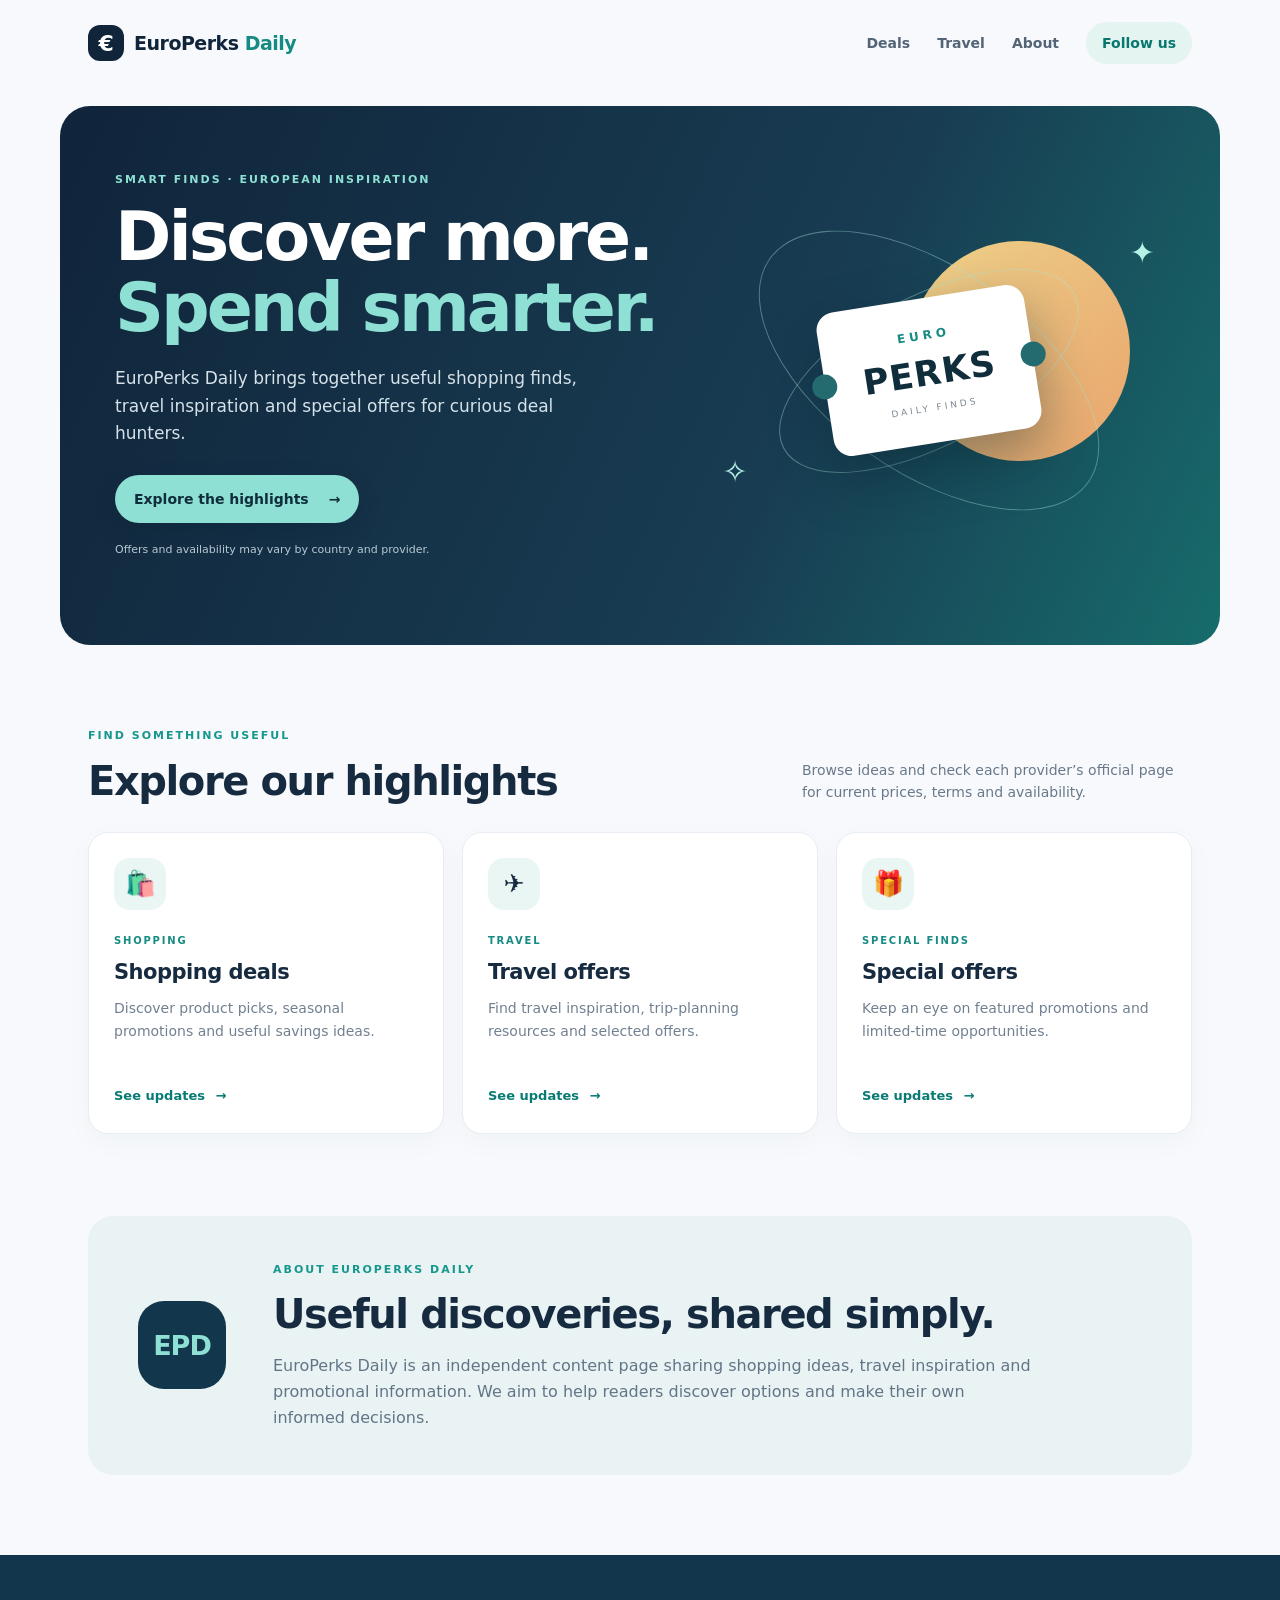
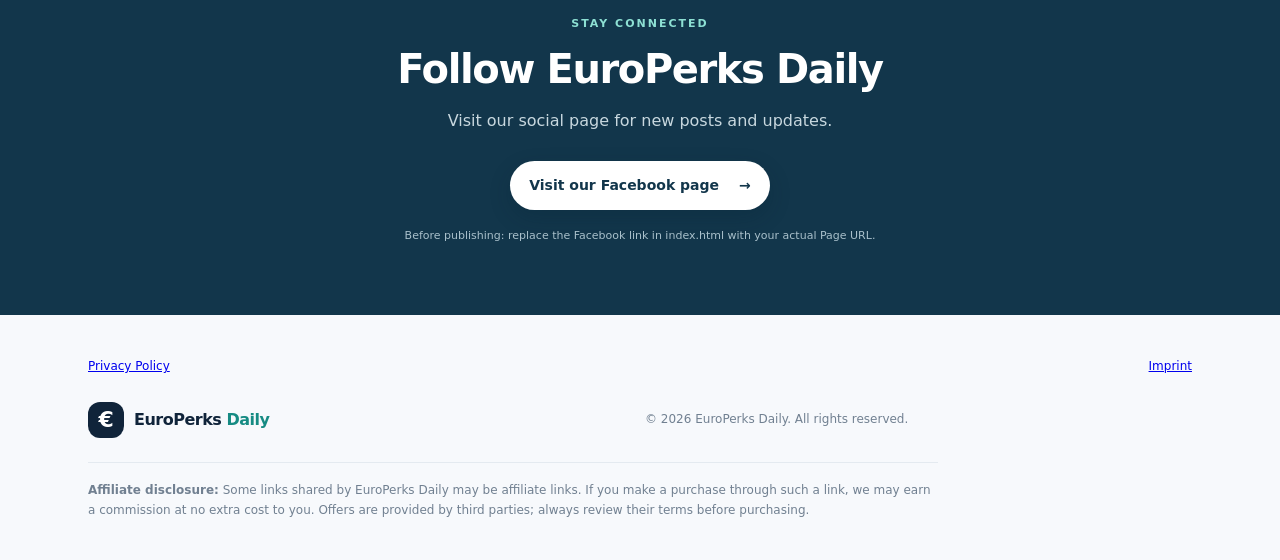
<file: index.html>
<!doctype html>
<html lang="en">
<head>
  <meta charset="utf-8">
  <meta name="viewport" content="width=device-width, initial-scale=1">
  <meta name="description" content="EuroPerks Daily shares useful European shopping deals, travel inspiration and special offers.">
  <meta name="theme-color" content="#10243a">
  <title>EuroPerks Daily | European Deals & Travel Offers</title>
  <link rel="stylesheet" href="style.css">
</head>
<body>
  <header class="site-header">
    <a class="brand" href="#home" aria-label="EuroPerks Daily home">
      <span class="brand-mark">€</span>
      <span>EuroPerks <b>Daily</b></span>
    </a>
    <nav aria-label="Main navigation">
      <a href="#deals">Deals</a>
      <a href="#travel">Travel</a>
      <a href="#about">About</a>
      <a class="nav-cta" href="#follow">Follow us</a>
    </nav>
  </header>

  <main id="home">
    <section class="hero">
      <div class="hero-copy">
        <p class="eyebrow">SMART FINDS · EUROPEAN INSPIRATION</p>
        <h1>Discover more.<br><span>Spend smarter.</span></h1>
        <p class="hero-text">EuroPerks Daily brings together useful shopping finds, travel inspiration and special offers for curious deal hunters.</p>
        <a class="button" href="#deals">Explore the highlights <span aria-hidden="true">→</span></a>
        <p class="small-note">Offers and availability may vary by country and provider.</p>
      </div>
      <div class="hero-art" aria-label="Illustration of European travel and shopping">
        <div class="sun"></div>
        <div class="ticket"><span>EURO</span><strong>PERKS</strong><small>DAILY FINDS</small></div>
        <div class="orbit orbit-one"></div><div class="orbit orbit-two"></div>
        <div class="spark spark-one">✦</div><div class="spark spark-two">✧</div>
      </div>
    </section>

    <section class="section" id="deals">
      <div class="section-heading">
        <div><p class="eyebrow">FIND SOMETHING USEFUL</p><h2>Explore our highlights</h2></div>
        <p>Browse ideas and check each provider’s official page for current prices, terms and availability.</p>
      </div>
      <div class="cards">
        <article class="card">
          <div class="card-icon">🛍️</div><p class="card-label">SHOPPING</p>
          <h3>Shopping deals</h3>
          <p>Discover product picks, seasonal promotions and useful savings ideas.</p>
          <a href="#follow">See updates <span>→</span></a>
        </article>
        <article class="card" id="travel">
          <div class="card-icon">✈️</div><p class="card-label">TRAVEL</p>
          <h3>Travel offers</h3>
          <p>Find travel inspiration, trip-planning resources and selected offers.</p>
          <a href="#follow">See updates <span>→</span></a>
        </article>
        <article class="card">
          <div class="card-icon">🎁</div><p class="card-label">SPECIAL FINDS</p>
          <h3>Special offers</h3>
          <p>Keep an eye on featured promotions and limited-time opportunities.</p>
          <a href="#follow">See updates <span>→</span></a>
        </article>
      </div>
    </section>

    <section class="about" id="about">
      <div class="about-badge">EPD</div>
      <div><p class="eyebrow">ABOUT EUROPERKS DAILY</p><h2>Useful discoveries, shared simply.</h2>
      <p>EuroPerks Daily is an independent content page sharing shopping ideas, travel inspiration and promotional information. We aim to help readers discover options and make their own informed decisions.</p></div>
    </section>

    <section class="follow" id="follow">
      <p class="eyebrow">STAY CONNECTED</p>
      <h2>Follow EuroPerks Daily</h2>
      <p>Visit our social page for new posts and updates.</p>
      <!-- Replace the # below with your public Facebook Page URL before publishing. -->
      <a class="button button-light" href="https://www.facebook.com/share/1HwFgwN83v/" target="_blank" rel="noopener">Visit our Facebook page <span>→</span></a>
      <p class="edit-note">Before publishing: replace the Facebook link in index.html with your actual Page URL.</p>
    </section>
  </main>

  <footer>
    <p><a href="privacy-policy.html">Privacy Policy</a></p>
    <p><a href="imprint.html">Imprint</a></p>

    <a class="brand footer-brand" href="#home"><span class="brand-mark">€</span><span>EuroPerks <b>Daily</b></span></a>
    <p>© <span id="year">2026</span> EuroPerks Daily. All rights reserved.</p>
    <p class="disclosure"><strong>Affiliate disclosure:</strong> Some links shared by EuroPerks Daily may be affiliate links. If you make a purchase through such a link, we may earn a commission at no extra cost to you. Offers are provided by third parties; always review their terms before purchasing.</p>
  </footer>
</body>
</html>
</file>
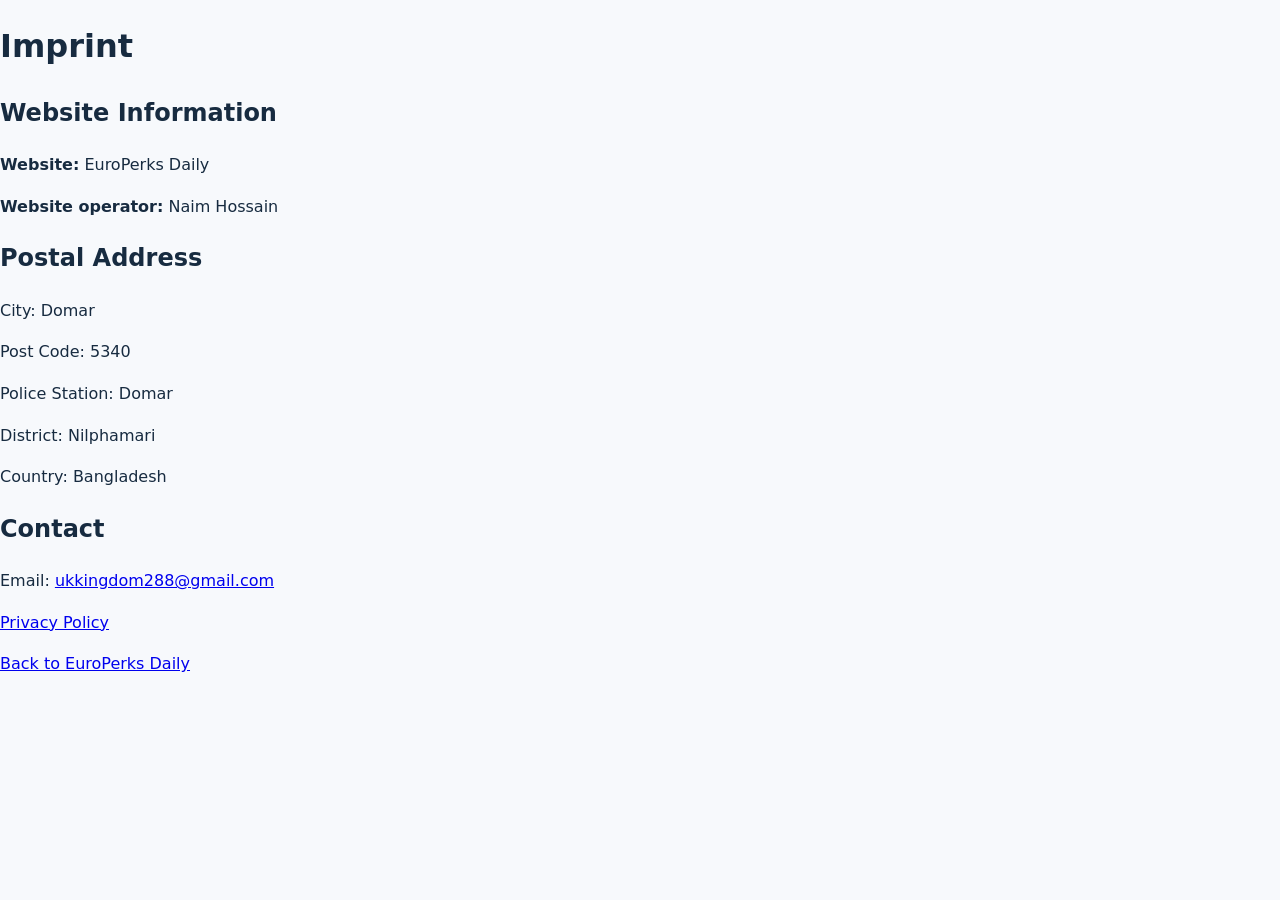
<file: imprint.html>
<!DOCTYPE html>
<html lang="en">
<head>
  <meta charset="UTF-8">
  <meta name="viewport" content="width=device-width, initial-scale=1.0">
  <title>Imprint | EuroPerks Daily</title>
  <link rel="stylesheet" href="style.css">
</head>
<body>
  <main class="container">
    <h1>Imprint</h1>

    <h2>Website Information</h2>
    <p><strong>Website:</strong> EuroPerks Daily</p>
    <p><strong>Website operator:</strong> Naim Hossain</p>

    <h2>Postal Address</h2>
    <p>City: Domar</p>
    <p>Post Code: 5340</p>
    <p>Police Station: Domar</p>
    <p>District: Nilphamari</p>
    <p>Country: Bangladesh</p>

    <h2>Contact</h2>
    <p>Email: <a href="mailto:ukkingdom288@gmail.com">ukkingdom288@gmail.com</a></p>

    <p><a href="privacy-policy.html">Privacy Policy</a></p>
    <p><a href="index.html">Back to EuroPerks Daily</a></p>
  </main>
</body>
</html>
</file>
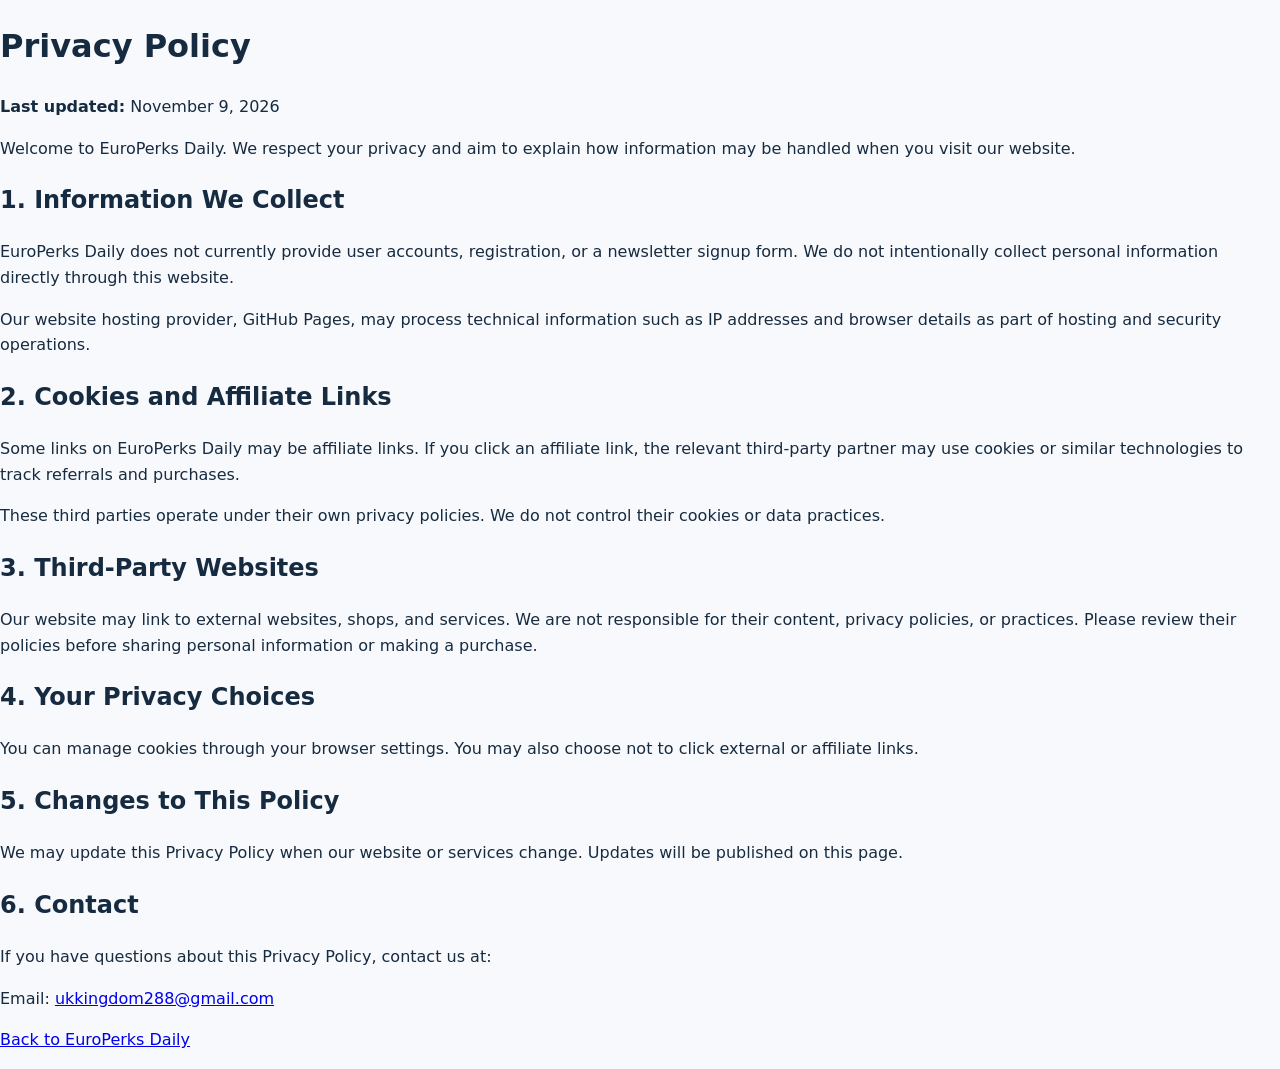
<file: privacy-policy.html>
<!DOCTYPE html>
<html lang="en">
<head>
  <meta charset="UTF-8">
  <meta name="viewport" content="width=device-width, initial-scale=1.0">
  <title>Privacy Policy | EuroPerks Daily</title>
  <link rel="stylesheet" href="style.css">
</head>
<body>
  <main class="container">
    <h1>Privacy Policy</h1>
    <p><strong>Last updated:</strong> November 9, 2026</p>

    <p>Welcome to EuroPerks Daily. We respect your privacy and aim to explain how information may be handled when you visit our website.</p>

    <h2>1. Information We Collect</h2>
    <p>EuroPerks Daily does not currently provide user accounts, registration, or a newsletter signup form. We do not intentionally collect personal information directly through this website.</p>
    <p>Our website hosting provider, GitHub Pages, may process technical information such as IP addresses and browser details as part of hosting and security operations.</p>

    <h2>2. Cookies and Affiliate Links</h2>
    <p>Some links on EuroPerks Daily may be affiliate links. If you click an affiliate link, the relevant third-party partner may use cookies or similar technologies to track referrals and purchases.</p>
    <p>These third parties operate under their own privacy policies. We do not control their cookies or data practices.</p>

    <h2>3. Third-Party Websites</h2>
    <p>Our website may link to external websites, shops, and services. We are not responsible for their content, privacy policies, or practices. Please review their policies before sharing personal information or making a purchase.</p>

    <h2>4. Your Privacy Choices</h2>
    <p>You can manage cookies through your browser settings. You may also choose not to click external or affiliate links.</p>

    <h2>5. Changes to This Policy</h2>
    <p>We may update this Privacy Policy when our website or services change. Updates will be published on this page.</p>

    <h2>6. Contact</h2>
    <p>If you have questions about this Privacy Policy, contact us at:</p>
    <p>Email: <a href="mailto:ukkingdom288@gmail.com">ukkingdom288@gmail.com</a></p>

    <p><a href="index.html">Back to EuroPerks Daily</a></p>
  </main>
</body>
</html>
</file>
<file: style.css>
*{box-sizing:border-box}html{scroll-behavior:smooth}body{margin:0;font-family:Inter,ui-sans-serif,system-ui,-apple-system,"Segoe UI",sans-serif;color:#172b40;background:#f7f9fc;line-height:1.6}.site-header{max-width:1160px;margin:auto;padding:22px 28px;display:flex;align-items:center;justify-content:space-between;gap:24px}.brand{display:inline-flex;align-items:center;gap:10px;text-decoration:none;color:#10243a;font-size:19px;font-weight:750;letter-spacing:-.5px}.brand b{color:#168b83}.brand-mark{width:36px;height:36px;border-radius:12px;background:#10243a;color:#fff;display:grid;place-items:center;font-weight:800;font-size:22px}.site-header nav{display:flex;align-items:center;gap:27px}.site-header nav a{font-size:14px;text-decoration:none;color:#536477;font-weight:650}.site-header nav a:hover{color:#168b83}.site-header nav .nav-cta{padding:10px 16px;border-radius:999px;background:#e3f4f1;color:#08776f}.hero{max-width:1160px;margin:20px auto 0;padding:65px 55px 75px;min-height:450px;border-radius:30px;background:linear-gradient(115deg,#10243a 0%,#183c52 62%,#176c6b 100%);color:white;display:grid;grid-template-columns:1.1fr .9fr;align-items:center;overflow:hidden;position:relative}.hero-copy{position:relative;z-index:2}.eyebrow{font-size:11px;letter-spacing:2px;font-weight:800;color:#15978d;margin:0 0 13px}.hero .eyebrow{color:#8de0d3}.hero h1{font-size:clamp(42px,6vw,68px);line-height:1.04;letter-spacing:-3px;margin:0 0 22px}.hero h1 span{color:#8de0d3}.hero-text{max-width:490px;color:#d5e2e9;font-size:17px;margin:0 0 28px}.button{display:inline-flex;gap:20px;align-items:center;padding:13px 19px;border-radius:999px;background:#8de0d3;color:#102d3c;text-decoration:none;font-weight:800;font-size:14px;box-shadow:0 8px 22px #071d2b33}.button:hover{transform:translateY(-2px)}.small-note{font-size:11px;color:#b7c9d2;margin-top:18px}.hero-art{height:300px;position:relative;display:grid;place-items:center}.sun{width:220px;height:220px;border-radius:50%;background:linear-gradient(135deg,#f9d98c,#f4a96d);position:absolute;right:35px;top:20px;opacity:.95}.ticket{z-index:2;width:210px;height:145px;background:#fff;color:#102d3c;border-radius:18px;transform:rotate(-9deg);box-shadow:0 24px 55px #071d2b66;display:flex;flex-direction:column;justify-content:center;align-items:center;position:relative}.ticket:before,.ticket:after{content:"";position:absolute;width:25px;height:25px;border-radius:50%;background:#246b70;top:60px}.ticket:before{left:-13px}.ticket:after{right:-13px}.ticket span{font-size:12px;letter-spacing:4px;color:#168b83;font-weight:800}.ticket strong{font-size:35px;letter-spacing:1px}.ticket small{font-size:9px;letter-spacing:3px;color:#7a8995}.orbit{position:absolute;border:1px solid #a9e9dc66;border-radius:50%;transform:rotate(-28deg)}.orbit-one{width:330px;height:150px}.orbit-two{width:390px;height:205px;transform:rotate(35deg)}.spark{position:absolute;color:#b5f2e5;font-size:30px}.spark-one{top:8px;right:10px}.spark-two{bottom:25px;left:30px}.section{max-width:1160px;margin:0 auto;padding:82px 28px}.section-heading{display:flex;justify-content:space-between;align-items:end;gap:30px;margin-bottom:28px}.section h2,.about h2,.follow h2{font-size:clamp(29px,4vw,40px);line-height:1.15;letter-spacing:-1.4px;margin:0}.section-heading>p{max-width:390px;color:#69798a;font-size:14px;margin:0}.cards{display:grid;grid-template-columns:repeat(3,1fr);gap:18px}.card{background:#fff;border:1px solid #e7edf2;border-radius:20px;padding:25px;box-shadow:0 8px 28px #16344d08}.card-icon{width:52px;height:52px;border-radius:16px;background:#eaf6f4;display:grid;place-items:center;font-size:25px;margin-bottom:23px}.card-label{font-size:10px;letter-spacing:1.8px;color:#168b83;font-weight:850;margin:0 0 7px}.card h3{font-size:21px;margin:0 0 8px;letter-spacing:-.5px}.card>p:not(.card-label){color:#718091;font-size:14px;min-height:67px;margin:0 0 18px}.card a{color:#087b74;text-decoration:none;font-weight:800;font-size:13px}.card a span{margin-left:6px}.about{max-width:1104px;margin:0 auto 80px;padding:45px 50px;background:#eaf3f4;border-radius:25px;display:grid;grid-template-columns:110px 1fr;gap:25px;align-items:center}.about-badge{width:88px;height:88px;border-radius:26px;background:#12364b;color:#8de0d3;display:grid;place-items:center;font-size:27px;font-weight:900;letter-spacing:-1px}.about p:not(.eyebrow){max-width:760px;color:#627587;margin-bottom:0}.follow{background:#12364b;color:white;text-align:center;padding:60px 24px}.follow .eyebrow{color:#8de0d3}.follow>p:not(.eyebrow):not(.edit-note){color:#c8d8df}.button-light{background:#fff;color:#12364b;margin-top:12px}.edit-note{font-size:11px;color:#a9c0cb;margin-top:17px}footer{max-width:1160px;margin:auto;padding:30px 28px 40px;display:grid;grid-template-columns:1fr 1fr;gap:10px;align-items:center;color:#718091;font-size:12px}.footer-brand{font-size:16px}footer>p:nth-child(2){text-align:right}.disclosure{grid-column:1/-1;border-top:1px solid #e4eaf0;padding-top:17px;max-width:850px;margin:10px 0 0;line-height:1.7}@media(max-width:760px){.site-header{padding:17px 20px;align-items:flex-start}.site-header nav{gap:12px;flex-wrap:wrap;justify-content:flex-end}.site-header nav a{font-size:12px}.site-header nav .nav-cta{padding:7px 11px}.hero{margin:8px 12px 0;padding:42px 25px 35px;grid-template-columns:1fr;min-height:auto}.hero h1{letter-spacing:-2px}.hero-art{height:235px;margin-top:15px}.sun{right:calc(50% - 110px);width:190px;height:190px}.ticket{width:180px;height:125px}.ticket strong{font-size:30px}.orbit-one{width:280px}.orbit-two{width:310px}.section{padding:60px 18px}.section-heading{display:block}.section-heading>p{margin-top:14px}.cards{grid-template-columns:1fr}.card>p:not(.card-label){min-height:0}.about{margin:0 12px 55px;padding:30px 24px;grid-template-columns:1fr;gap:17px}.about-badge{width:66px;height:66px;border-radius:20px;font-size:22px}footer{grid-template-columns:1fr;padding:25px 20px 35px}footer>p:nth-child(2){text-align:left}.disclosure{grid-column:1}}


.brand-mark.epd-mark { font-size: 10px; letter-spacing: 0.5px; }
</file>
